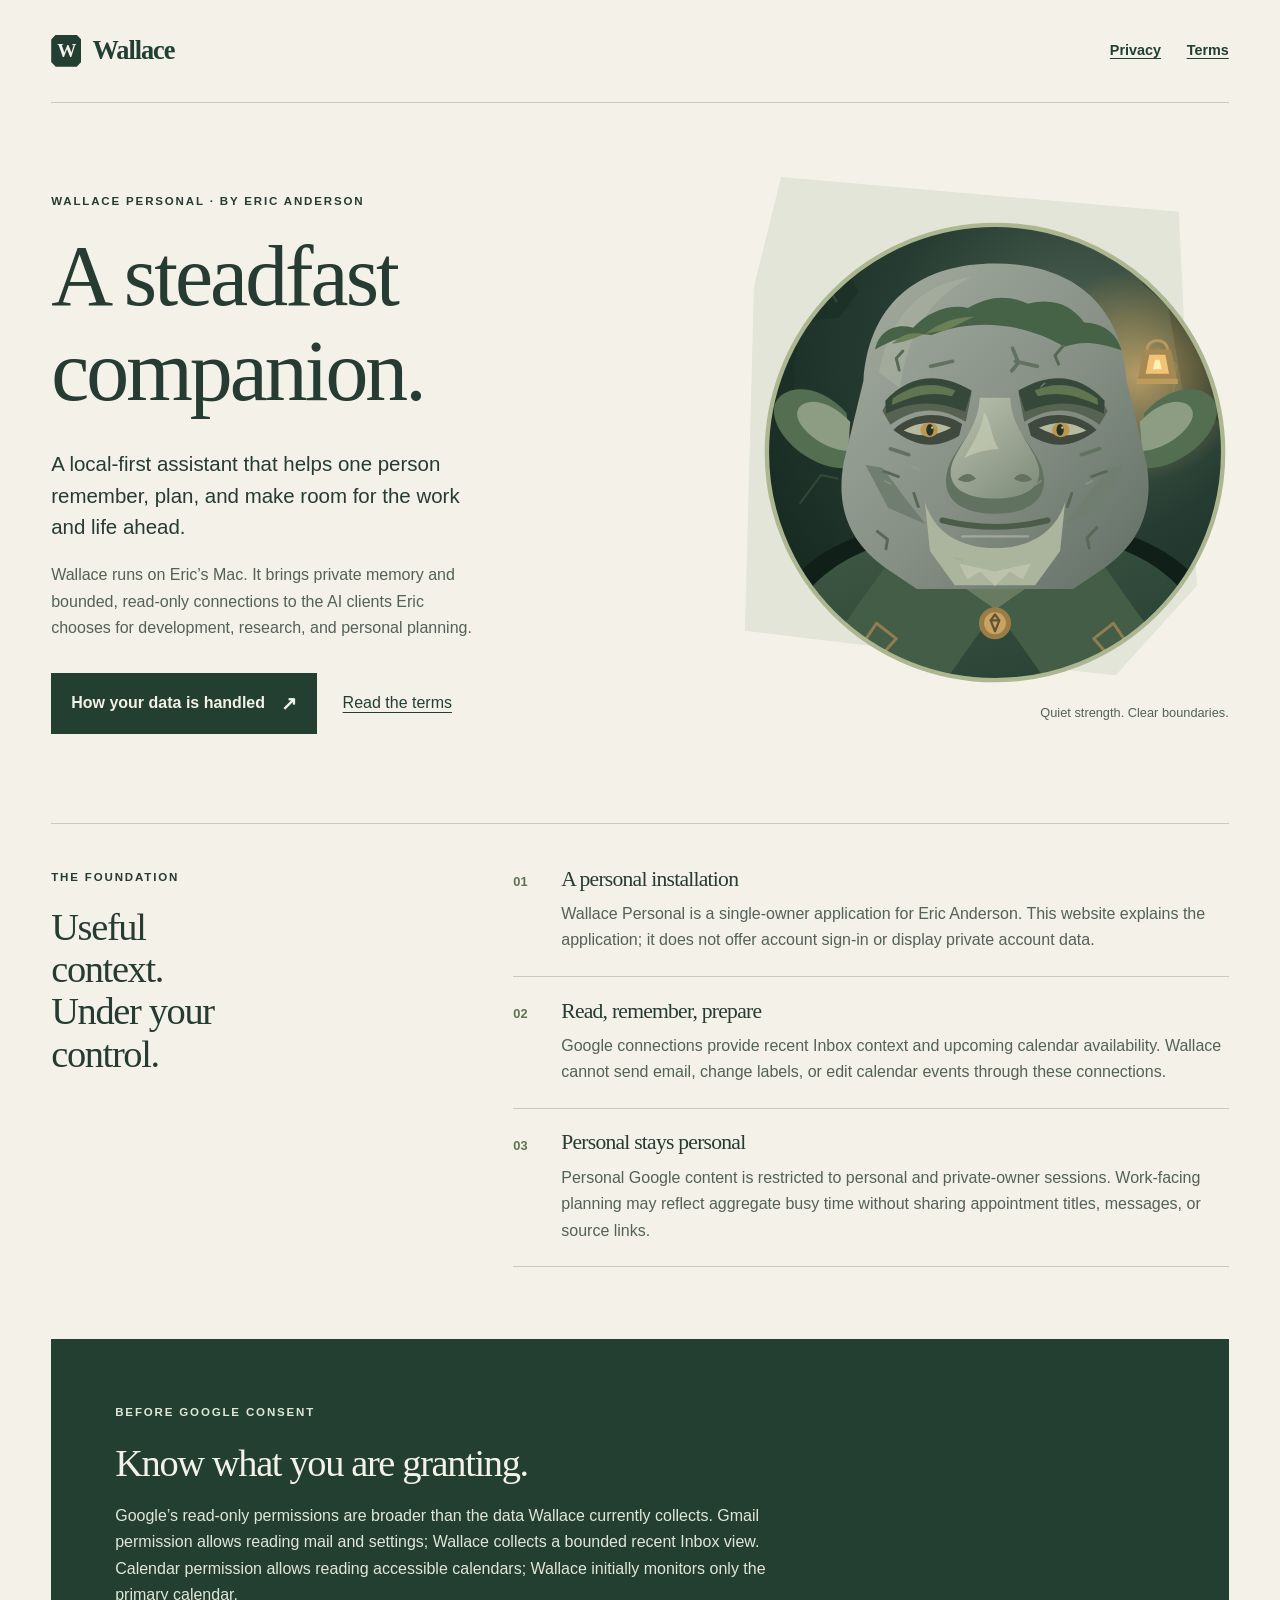
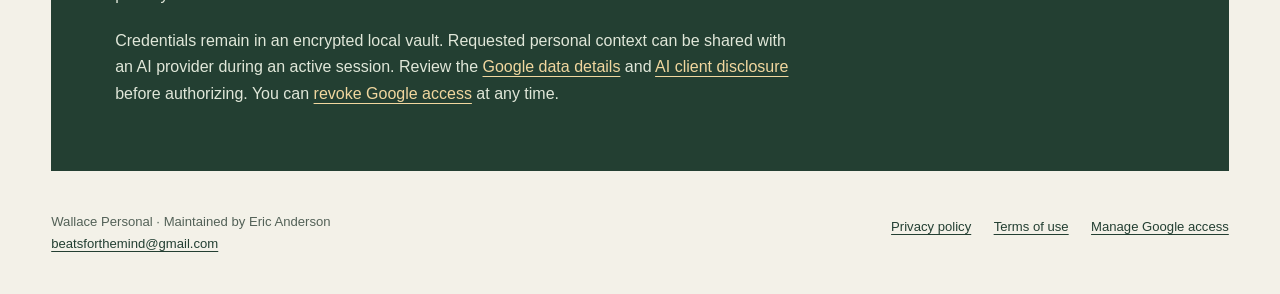
<file: index.html>
<!doctype html>
<html lang="en">
<head>
  <meta charset="utf-8">
  <meta name="viewport" content="width=device-width, initial-scale=1">
  <meta name="description" content="Wallace Personal is Eric Anderson’s local-first assistant for planning, development, and personal commitments. Learn about its read-only Google connections and privacy.">
  <meta name="theme-color" content="#233f32">
  <title>Wallace Personal — A steadfast companion</title>
  <link rel="stylesheet" href="styles.css">
  <link rel="icon" href="wallace.svg" type="image/svg+xml">
</head>
<body>
  <a class="skip-link" href="#main">Skip to content</a>
  <div class="shell">
    <header class="site-header">
      <a class="brand" href="index.html" aria-label="Wallace Personal home"><span class="brand-mark" aria-hidden="true">W</span>Wallace</a>
      <nav class="site-nav" aria-label="Main navigation"><a href="privacy.html">Privacy</a><a href="terms.html">Terms</a></nav>
    </header>
    <main id="main">
      <section class="hero" aria-labelledby="purpose">
        <div>
          <p class="eyebrow">Wallace Personal · By Eric Anderson</p>
          <h1 id="purpose">A steadfast companion.</h1>
          <p class="lead">A local-first assistant that helps one person remember, plan, and make room for the work and life ahead.</p>
          <p class="detail">Wallace runs on Eric’s Mac. It brings private memory and bounded, read-only connections to the AI clients Eric chooses for development, research, and personal planning.</p>
          <div class="hero-links"><a class="primary-link" href="privacy.html">How your data is handled <span aria-hidden="true">↗</span></a><a href="terms.html">Read the terms</a></div>
        </div>
        <figure class="portrait">
          <img src="wallace.svg" width="640" height="640" alt="Wallace, a weathered Scandinavian cave troll with a heavy mossy brow, amber eyes, and a calm expression.">
          <figcaption>Quiet strength. Clear boundaries.</figcaption>
        </figure>
      </section>
      <section class="principles" aria-labelledby="control">
        <div><p class="eyebrow">The foundation</p><h2 id="control">Useful context.<br>Under your control.</h2></div>
        <div>
          <div class="principle"><span class="principle-number" aria-hidden="true">01</span><div><h3>A personal installation</h3><p>Wallace Personal is a single-owner application for Eric Anderson. This website explains the application; it does not offer account sign-in or display private account data.</p></div></div>
          <div class="principle"><span class="principle-number" aria-hidden="true">02</span><div><h3>Read, remember, prepare</h3><p>Google connections provide recent Inbox context and upcoming calendar availability. Wallace cannot send email, change labels, or edit calendar events through these connections.</p></div></div>
          <div class="principle"><span class="principle-number" aria-hidden="true">03</span><div><h3>Personal stays personal</h3><p>Personal Google content is restricted to personal and private-owner sessions. Work-facing planning may reflect aggregate busy time without sharing appointment titles, messages, or source links.</p></div></div>
        </div>
      </section>
      <section class="permission-summary" aria-labelledby="google">
        <p class="eyebrow">Before Google consent</p>
        <h2 id="google">Know what you are granting.</h2>
        <p>Google’s read-only permissions are broader than the data Wallace currently collects. Gmail permission allows reading mail and settings; Wallace collects a bounded recent Inbox view. Calendar permission allows reading accessible calendars; Wallace initially monitors only the primary calendar.</p>
        <p>Credentials remain in an encrypted local vault. Requested personal context can be shared with an AI provider during an active session. Review the <a href="privacy.html#google-data">Google data details</a> and <a href="privacy.html#ai-clients">AI client disclosure</a> before authorizing. You can <a href="https://myaccount.google.com/connections">revoke Google access</a> at any time.</p>
      </section>
    </main>
    <footer class="site-footer">
      <p>Wallace Personal · Maintained by Eric Anderson<br><a href="mailto:beatsforthemind@gmail.com">beatsforthemind@gmail.com</a></p>
      <div class="footer-links"><a href="privacy.html">Privacy policy</a><a href="terms.html">Terms of use</a><a href="https://myaccount.google.com/connections">Manage Google access</a></div>
    </footer>
  </div>
</body>
</html>
</file>
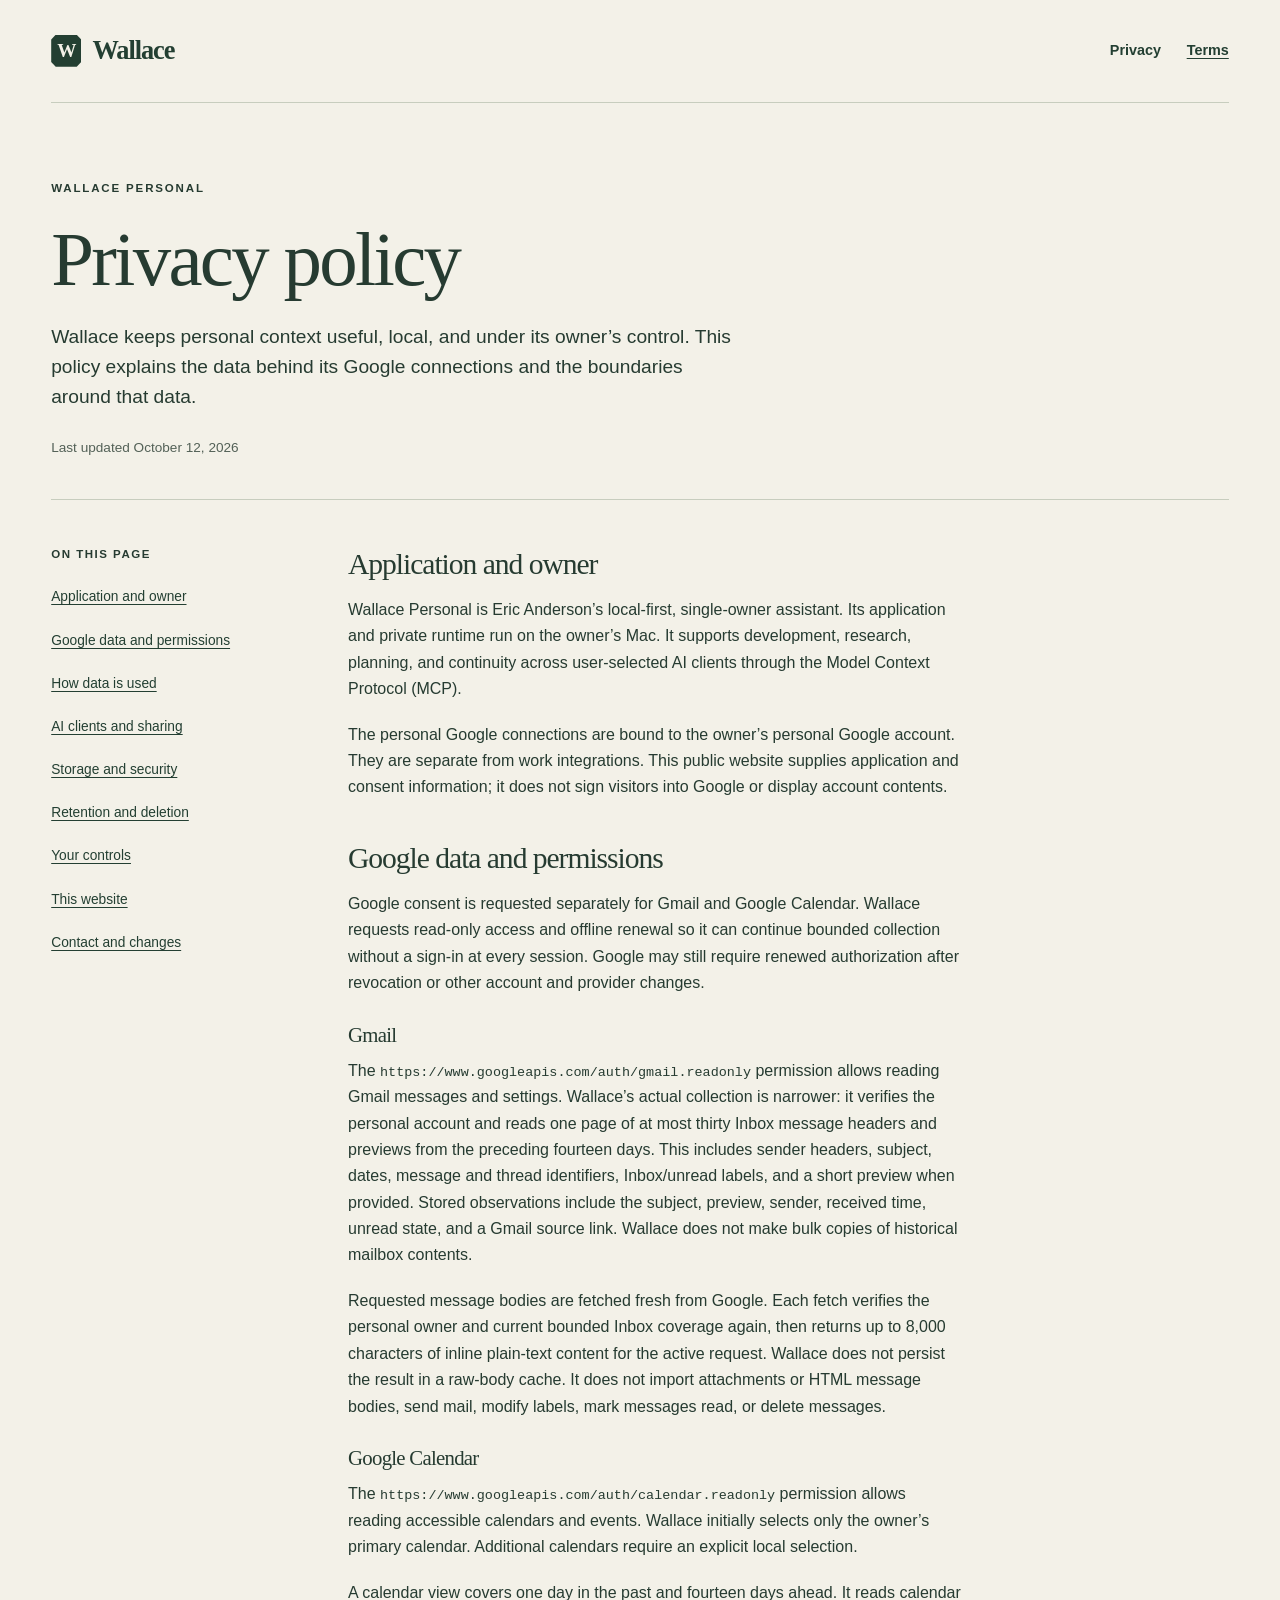
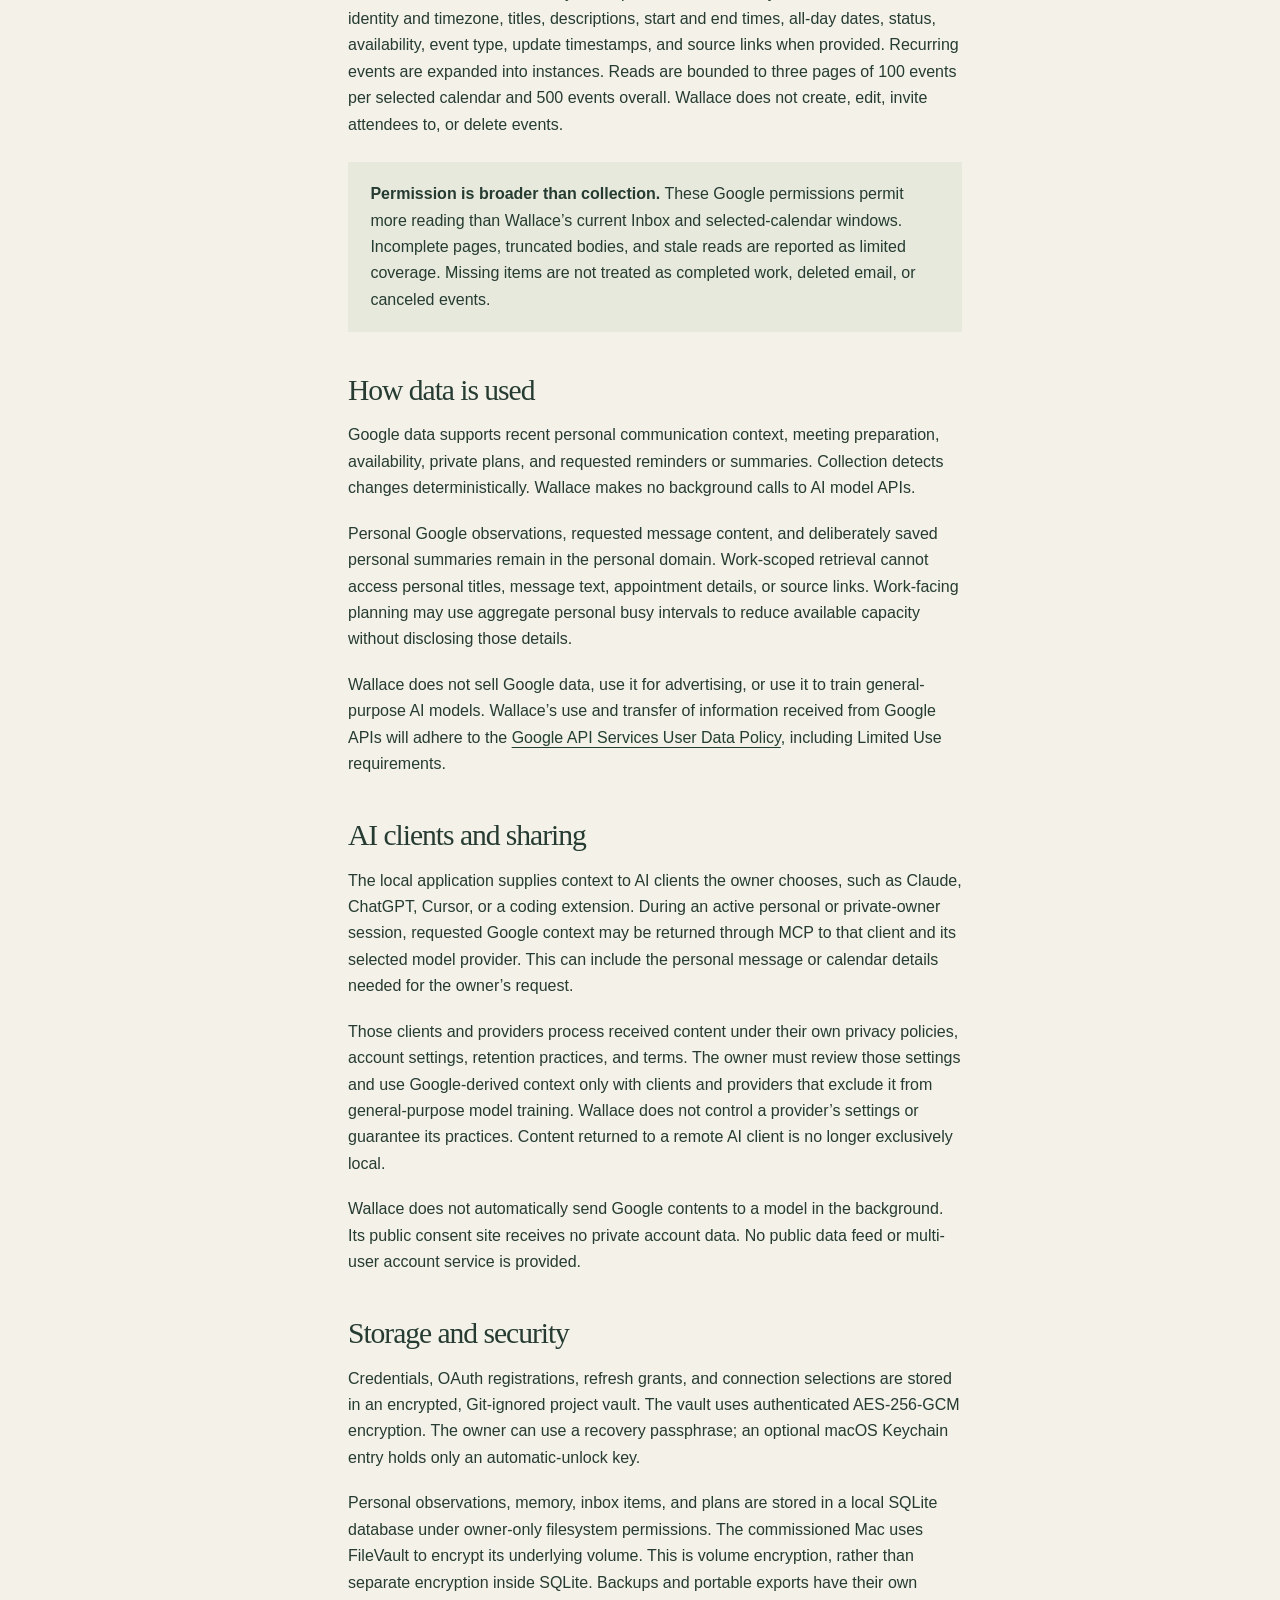
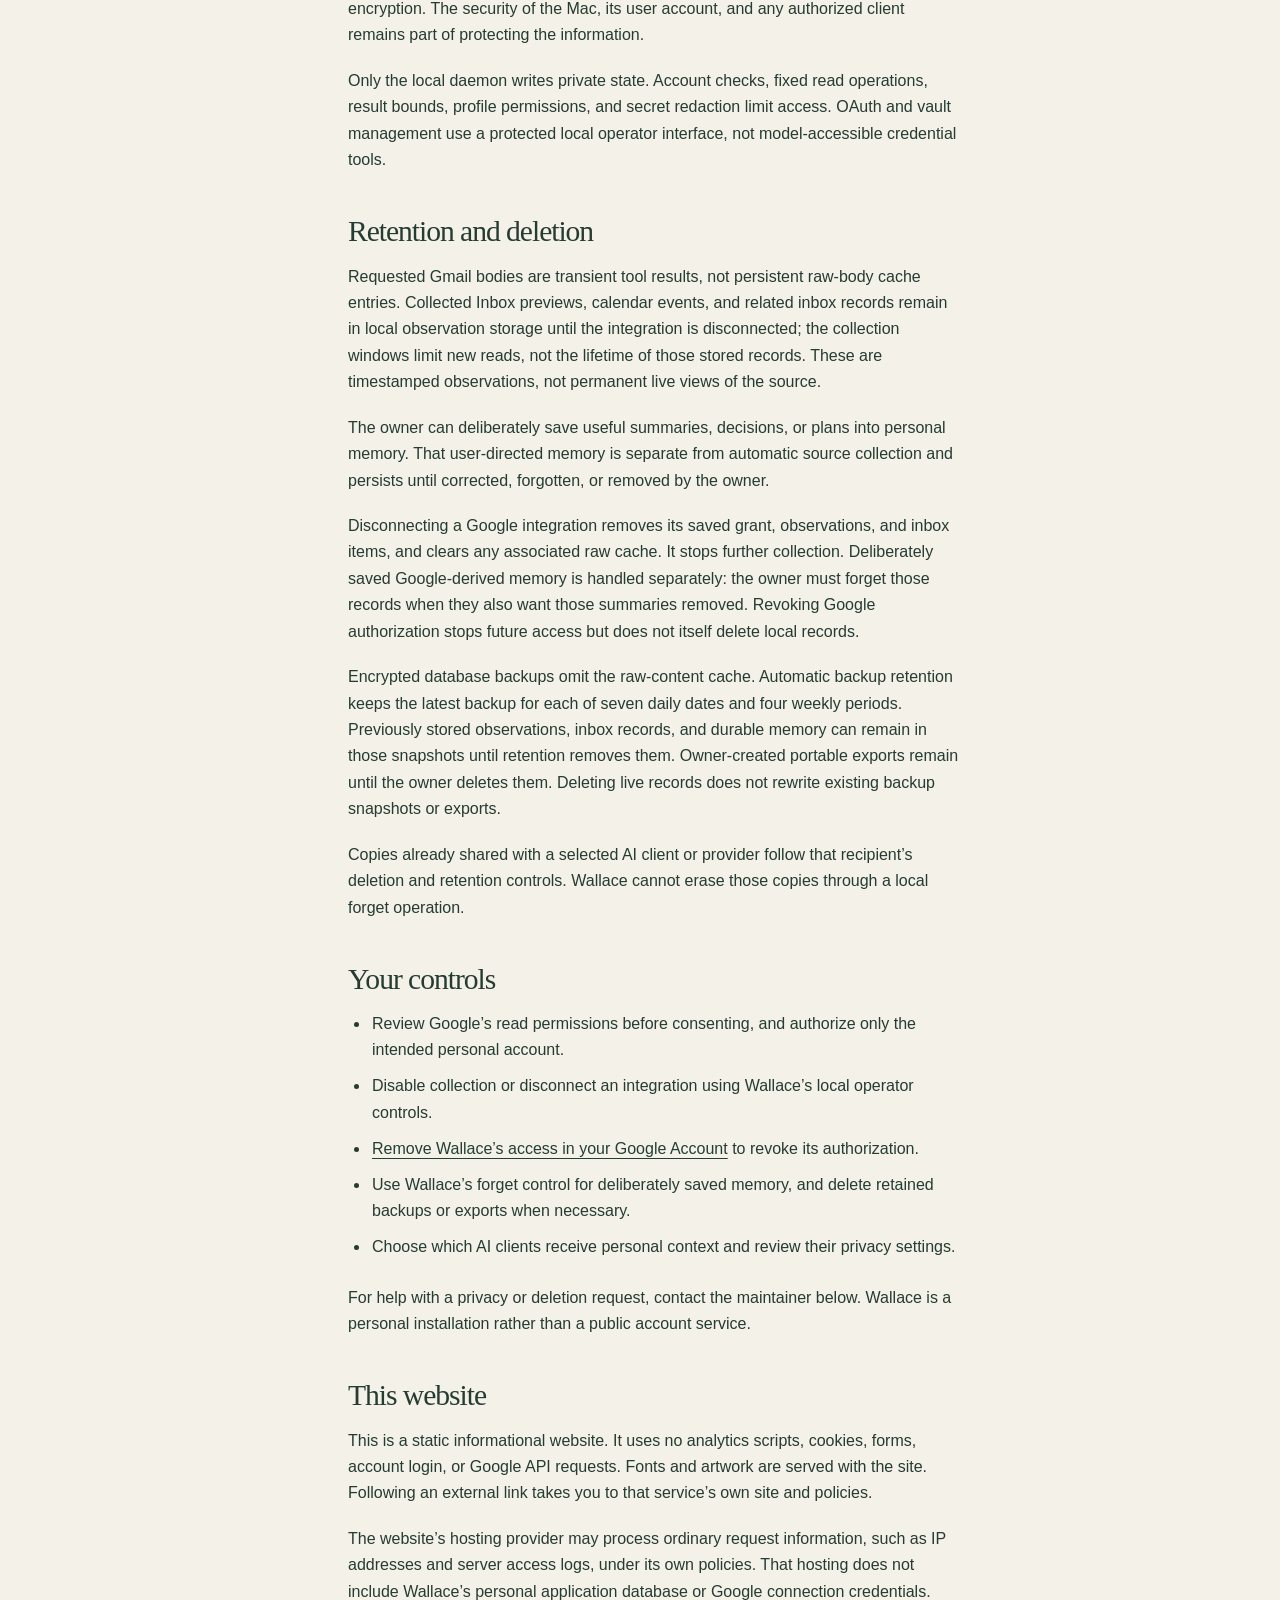
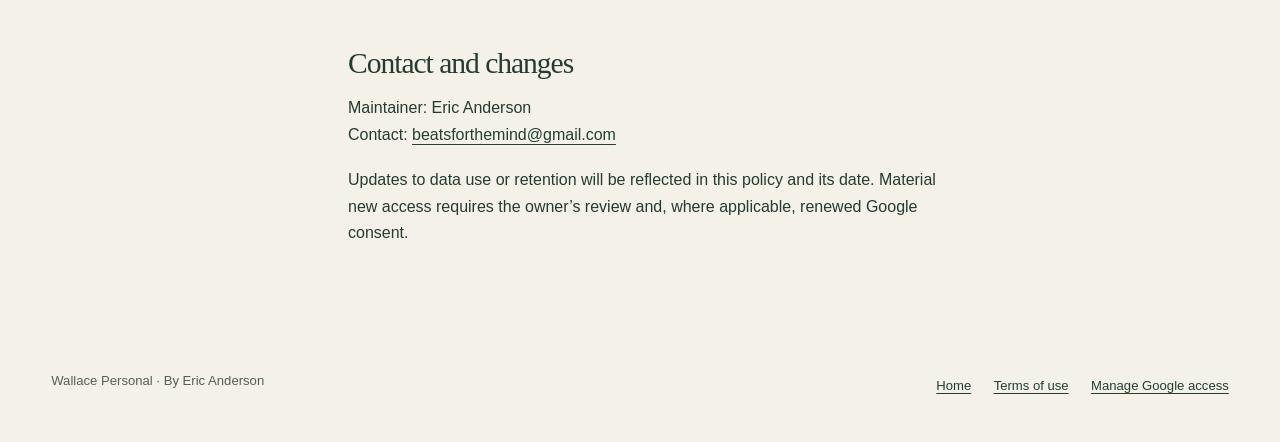
<file: privacy.html>
<!doctype html>
<html lang="en">
<head>
  <meta charset="utf-8">
  <meta name="viewport" content="width=device-width, initial-scale=1">
  <meta name="description" content="How Wallace Personal accesses, stores, uses, and removes Google account data, including read-only permissions and AI client disclosures.">
  <meta name="theme-color" content="#233f32">
  <title>Privacy policy — Wallace Personal</title>
  <link rel="stylesheet" href="styles.css">
  <link rel="icon" href="wallace.svg" type="image/svg+xml">
</head>
<body>
  <a class="skip-link" href="#main">Skip to content</a>
  <div class="shell">
    <header class="site-header">
      <a class="brand" href="index.html" aria-label="Wallace Personal home"><span class="brand-mark" aria-hidden="true">W</span>Wallace</a>
      <nav class="site-nav" aria-label="Main navigation"><a href="privacy.html" aria-current="page">Privacy</a><a href="terms.html">Terms</a></nav>
    </header>
    <main id="main">
      <header class="document-heading"><p class="eyebrow">Wallace Personal</p><h1>Privacy policy</h1><p class="lead">Wallace keeps personal context useful, local, and under its owner’s control. This policy explains the data behind its Google connections and the boundaries around that data.</p><p class="updated">Last updated October 12, 2026</p></header>
      <div class="document-layout">
        <nav class="contents" aria-label="On this page"><h2>On this page</h2><ol><li><a href="#scope">Application and owner</a></li><li><a href="#google-data">Google data and permissions</a></li><li><a href="#use">How data is used</a></li><li><a href="#ai-clients">AI clients and sharing</a></li><li><a href="#storage">Storage and security</a></li><li><a href="#retention">Retention and deletion</a></li><li><a href="#control">Your controls</a></li><li><a href="#website">This website</a></li><li><a href="#contact">Contact and changes</a></li></ol></nav>
        <article class="document">
          <section id="scope"><h2>Application and owner</h2><p>Wallace Personal is Eric Anderson’s local-first, single-owner assistant. Its application and private runtime run on the owner’s Mac. It supports development, research, planning, and continuity across user-selected AI clients through the Model Context Protocol (MCP).</p><p>The personal Google connections are bound to the owner’s personal Google account. They are separate from work integrations. This public website supplies application and consent information; it does not sign visitors into Google or display account contents.</p></section>
          <section id="google-data"><h2>Google data and permissions</h2><p>Google consent is requested separately for Gmail and Google Calendar. Wallace requests read-only access and offline renewal so it can continue bounded collection without a sign-in at every session. Google may still require renewed authorization after revocation or other account and provider changes.</p><h3>Gmail</h3><p>The <code>https://www.googleapis.com/auth/gmail.readonly</code> permission allows reading Gmail messages and settings. Wallace’s actual collection is narrower: it verifies the personal account and reads one page of at most thirty Inbox message headers and previews from the preceding fourteen days. This includes sender headers, subject, dates, message and thread identifiers, Inbox/unread labels, and a short preview when provided. Stored observations include the subject, preview, sender, received time, unread state, and a Gmail source link. Wallace does not make bulk copies of historical mailbox contents.</p><p>Requested message bodies are fetched fresh from Google. Each fetch verifies the personal owner and current bounded Inbox coverage again, then returns up to 8,000 characters of inline plain-text content for the active request. Wallace does not persist the result in a raw-body cache. It does not import attachments or HTML message bodies, send mail, modify labels, mark messages read, or delete messages.</p><h3>Google Calendar</h3><p>The <code>https://www.googleapis.com/auth/calendar.readonly</code> permission allows reading accessible calendars and events. Wallace initially selects only the owner’s primary calendar. Additional calendars require an explicit local selection.</p><p>A calendar view covers one day in the past and fourteen days ahead. It reads calendar identity and timezone, titles, descriptions, start and end times, all-day dates, status, availability, event type, update timestamps, and source links when provided. Recurring events are expanded into instances. Reads are bounded to three pages of 100 events per selected calendar and 500 events overall. Wallace does not create, edit, invite attendees to, or delete events.</p><div class="note"><p><strong>Permission is broader than collection.</strong> These Google permissions permit more reading than Wallace’s current Inbox and selected-calendar windows. Incomplete pages, truncated bodies, and stale reads are reported as limited coverage. Missing items are not treated as completed work, deleted email, or canceled events.</p></div></section>
          <section id="use"><h2>How data is used</h2><p>Google data supports recent personal communication context, meeting preparation, availability, private plans, and requested reminders or summaries. Collection detects changes deterministically. Wallace makes no background calls to AI model APIs.</p><p>Personal Google observations, requested message content, and deliberately saved personal summaries remain in the personal domain. Work-scoped retrieval cannot access personal titles, message text, appointment details, or source links. Work-facing planning may use aggregate personal busy intervals to reduce available capacity without disclosing those details.</p><p>Wallace does not sell Google data, use it for advertising, or use it to train general-purpose AI models. Wallace’s use and transfer of information received from Google APIs will adhere to the <a href="https://developers.google.com/terms/api-services-user-data-policy">Google API Services User Data Policy</a>, including Limited Use requirements.</p></section>
          <section id="ai-clients"><h2>AI clients and sharing</h2><p>The local application supplies context to AI clients the owner chooses, such as Claude, ChatGPT, Cursor, or a coding extension. During an active personal or private-owner session, requested Google context may be returned through MCP to that client and its selected model provider. This can include the personal message or calendar details needed for the owner’s request.</p><p>Those clients and providers process received content under their own privacy policies, account settings, retention practices, and terms. The owner must review those settings and use Google-derived context only with clients and providers that exclude it from general-purpose model training. Wallace does not control a provider’s settings or guarantee its practices. Content returned to a remote AI client is no longer exclusively local.</p><p>Wallace does not automatically send Google contents to a model in the background. Its public consent site receives no private account data. No public data feed or multi-user account service is provided.</p></section>
          <section id="storage"><h2>Storage and security</h2><p>Credentials, OAuth registrations, refresh grants, and connection selections are stored in an encrypted, Git-ignored project vault. The vault uses authenticated AES-256-GCM encryption. The owner can use a recovery passphrase; an optional macOS Keychain entry holds only an automatic-unlock key.</p><p>Personal observations, memory, inbox items, and plans are stored in a local SQLite database under owner-only filesystem permissions. The commissioned Mac uses FileVault to encrypt its underlying volume. This is volume encryption, rather than separate encryption inside SQLite. Backups and portable exports have their own encryption. The security of the Mac, its user account, and any authorized client remains part of protecting the information.</p><p>Only the local daemon writes private state. Account checks, fixed read operations, result bounds, profile permissions, and secret redaction limit access. OAuth and vault management use a protected local operator interface, not model-accessible credential tools.</p></section>
          <section id="retention"><h2>Retention and deletion</h2><p>Requested Gmail bodies are transient tool results, not persistent raw-body cache entries. Collected Inbox previews, calendar events, and related inbox records remain in local observation storage until the integration is disconnected; the collection windows limit new reads, not the lifetime of those stored records. These are timestamped observations, not permanent live views of the source.</p><p>The owner can deliberately save useful summaries, decisions, or plans into personal memory. That user-directed memory is separate from automatic source collection and persists until corrected, forgotten, or removed by the owner.</p><p>Disconnecting a Google integration removes its saved grant, observations, and inbox items, and clears any associated raw cache. It stops further collection. Deliberately saved Google-derived memory is handled separately: the owner must forget those records when they also want those summaries removed. Revoking Google authorization stops future access but does not itself delete local records.</p><p>Encrypted database backups omit the raw-content cache. Automatic backup retention keeps the latest backup for each of seven daily dates and four weekly periods. Previously stored observations, inbox records, and durable memory can remain in those snapshots until retention removes them. Owner-created portable exports remain until the owner deletes them. Deleting live records does not rewrite existing backup snapshots or exports.</p><p>Copies already shared with a selected AI client or provider follow that recipient’s deletion and retention controls. Wallace cannot erase those copies through a local forget operation.</p></section>
          <section id="control"><h2>Your controls</h2><ul><li>Review Google’s read permissions before consenting, and authorize only the intended personal account.</li><li>Disable collection or disconnect an integration using Wallace’s local operator controls.</li><li><a href="https://myaccount.google.com/connections">Remove Wallace’s access in your Google Account</a> to revoke its authorization.</li><li>Use Wallace’s forget control for deliberately saved memory, and delete retained backups or exports when necessary.</li><li>Choose which AI clients receive personal context and review their privacy settings.</li></ul><p>For help with a privacy or deletion request, contact the maintainer below. Wallace is a personal installation rather than a public account service.</p></section>
          <section id="website"><h2>This website</h2><p>This is a static informational website. It uses no analytics scripts, cookies, forms, account login, or Google API requests. Fonts and artwork are served with the site. Following an external link takes you to that service’s own site and policies.</p><p>The website’s hosting provider may process ordinary request information, such as IP addresses and server access logs, under its own policies. That hosting does not include Wallace’s personal application database or Google connection credentials.</p></section>
          <section id="contact"><h2>Contact and changes</h2><p>Maintainer: Eric Anderson<br>Contact: <a href="mailto:beatsforthemind@gmail.com">beatsforthemind@gmail.com</a></p><p>Updates to data use or retention will be reflected in this policy and its date. Material new access requires the owner’s review and, where applicable, renewed Google consent.</p></section>
        </article>
      </div>
    </main>
    <footer class="site-footer"><p>Wallace Personal · By Eric Anderson</p><div class="footer-links"><a href="index.html">Home</a><a href="terms.html">Terms of use</a><a href="https://myaccount.google.com/connections">Manage Google access</a></div></footer>
  </div>
</body>
</html>
</file>
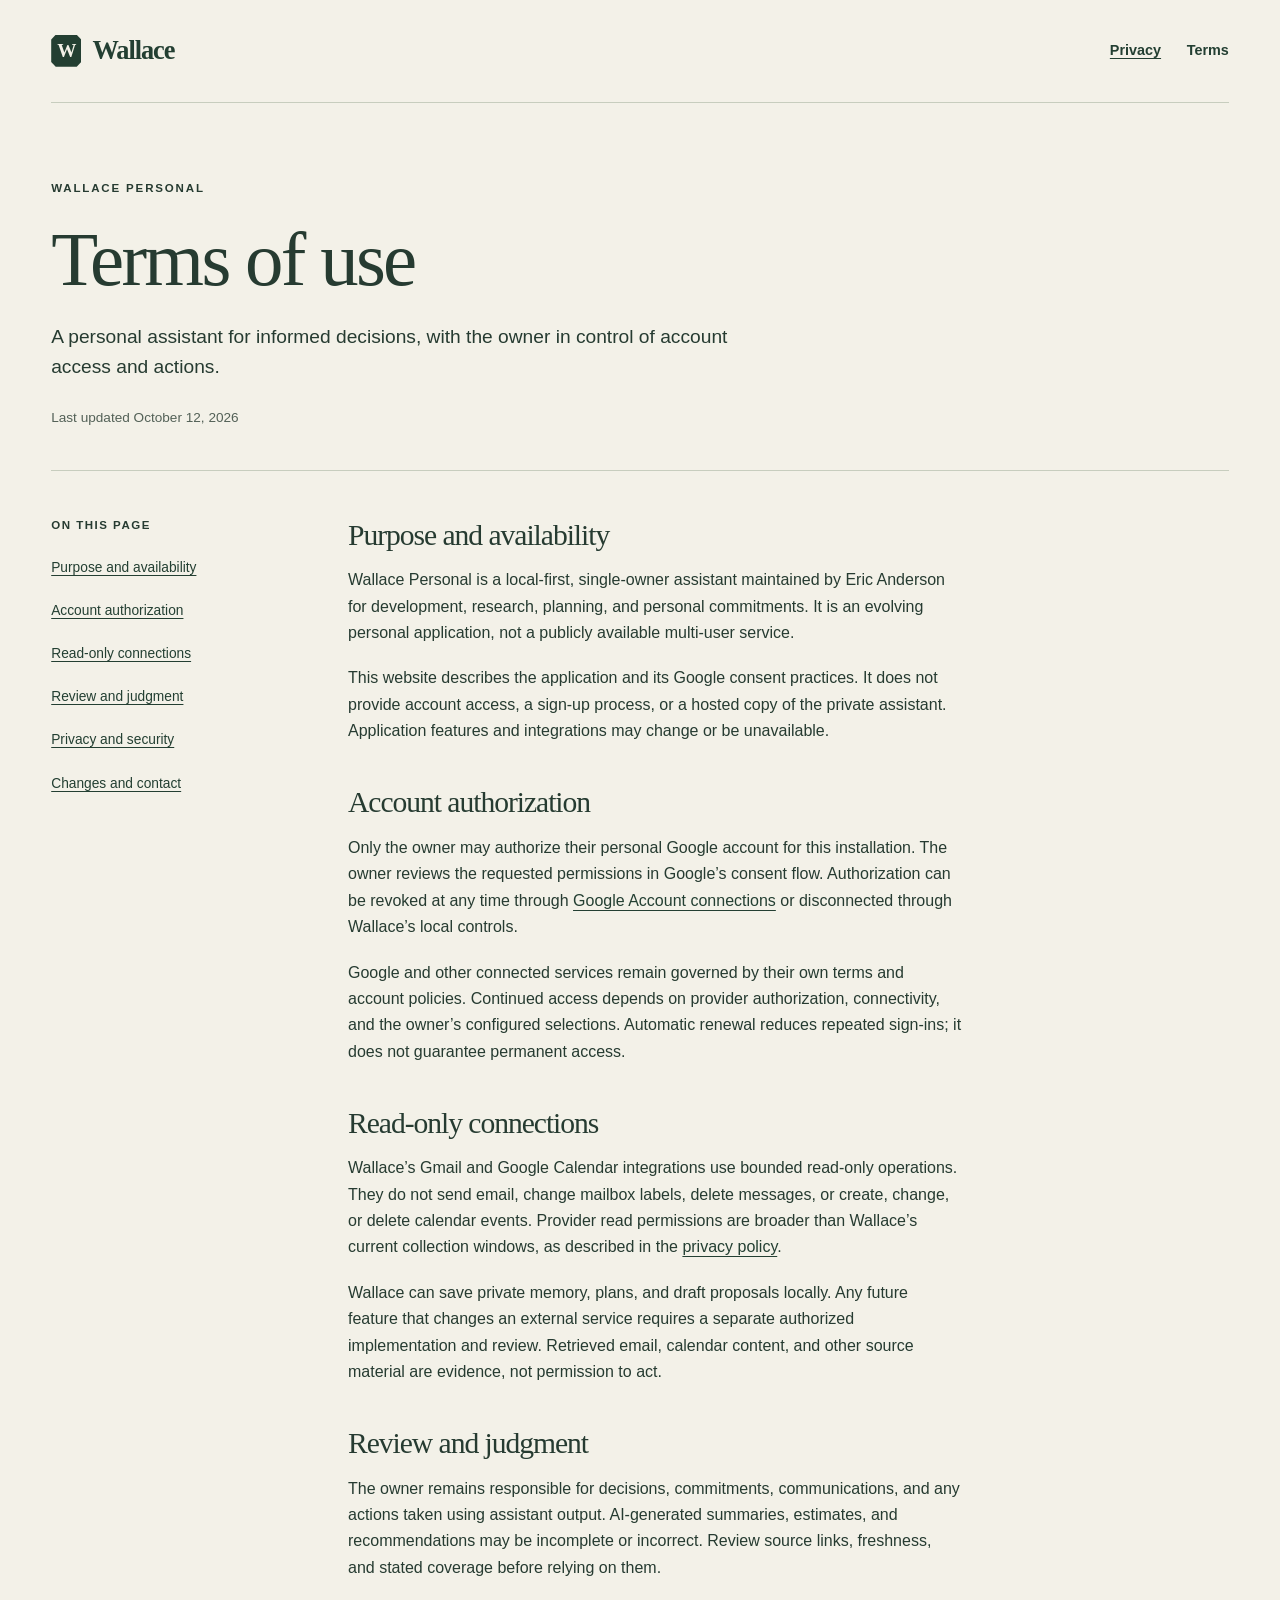
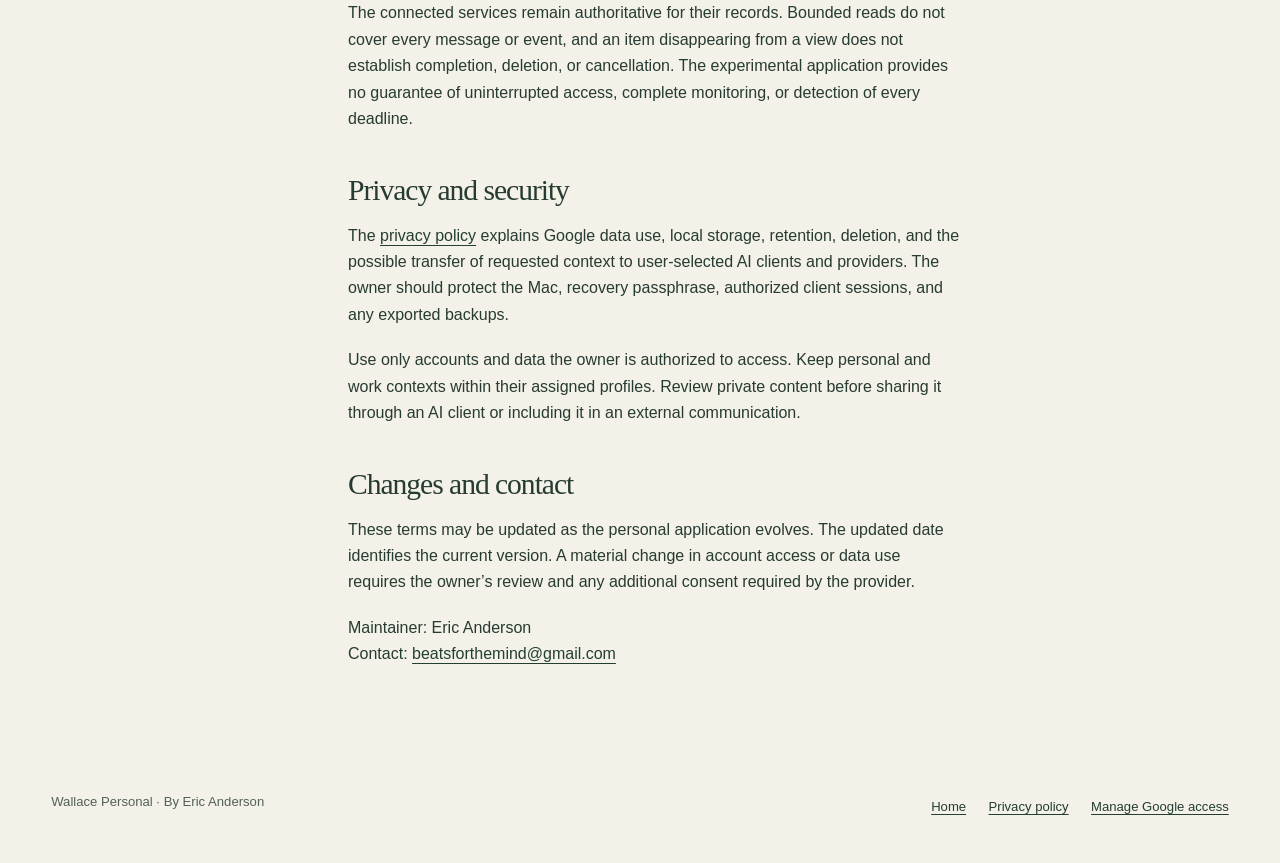
<file: terms.html>
<!doctype html>
<html lang="en">
<head>
  <meta charset="utf-8">
  <meta name="viewport" content="width=device-width, initial-scale=1">
  <meta name="description" content="Terms for Wallace Personal, Eric Anderson’s single-owner local assistant and its read-only Google connections.">
  <meta name="theme-color" content="#233f32">
  <title>Terms of use — Wallace Personal</title>
  <link rel="stylesheet" href="styles.css">
  <link rel="icon" href="wallace.svg" type="image/svg+xml">
</head>
<body>
  <a class="skip-link" href="#main">Skip to content</a>
  <div class="shell">
    <header class="site-header">
      <a class="brand" href="index.html" aria-label="Wallace Personal home"><span class="brand-mark" aria-hidden="true">W</span>Wallace</a>
      <nav class="site-nav" aria-label="Main navigation"><a href="privacy.html">Privacy</a><a href="terms.html" aria-current="page">Terms</a></nav>
    </header>
    <main id="main">
      <header class="document-heading"><p class="eyebrow">Wallace Personal</p><h1>Terms of use</h1><p class="lead">A personal assistant for informed decisions, with the owner in control of account access and actions.</p><p class="updated">Last updated October 12, 2026</p></header>
      <div class="document-layout">
        <nav class="contents" aria-label="On this page"><h2>On this page</h2><ol><li><a href="#purpose">Purpose and availability</a></li><li><a href="#authorization">Account authorization</a></li><li><a href="#reads">Read-only connections</a></li><li><a href="#judgment">Review and judgment</a></li><li><a href="#privacy">Privacy and security</a></li><li><a href="#changes">Changes and contact</a></li></ol></nav>
        <article class="document">
          <section id="purpose"><h2>Purpose and availability</h2><p>Wallace Personal is a local-first, single-owner assistant maintained by Eric Anderson for development, research, planning, and personal commitments. It is an evolving personal application, not a publicly available multi-user service.</p><p>This website describes the application and its Google consent practices. It does not provide account access, a sign-up process, or a hosted copy of the private assistant. Application features and integrations may change or be unavailable.</p></section>
          <section id="authorization"><h2>Account authorization</h2><p>Only the owner may authorize their personal Google account for this installation. The owner reviews the requested permissions in Google’s consent flow. Authorization can be revoked at any time through <a href="https://myaccount.google.com/connections">Google Account connections</a> or disconnected through Wallace’s local controls.</p><p>Google and other connected services remain governed by their own terms and account policies. Continued access depends on provider authorization, connectivity, and the owner’s configured selections. Automatic renewal reduces repeated sign-ins; it does not guarantee permanent access.</p></section>
          <section id="reads"><h2>Read-only connections</h2><p>Wallace’s Gmail and Google Calendar integrations use bounded read-only operations. They do not send email, change mailbox labels, delete messages, or create, change, or delete calendar events. Provider read permissions are broader than Wallace’s current collection windows, as described in the <a href="privacy.html#google-data">privacy policy</a>.</p><p>Wallace can save private memory, plans, and draft proposals locally. Any future feature that changes an external service requires a separate authorized implementation and review. Retrieved email, calendar content, and other source material are evidence, not permission to act.</p></section>
          <section id="judgment"><h2>Review and judgment</h2><p>The owner remains responsible for decisions, commitments, communications, and any actions taken using assistant output. AI-generated summaries, estimates, and recommendations may be incomplete or incorrect. Review source links, freshness, and stated coverage before relying on them.</p><p>The connected services remain authoritative for their records. Bounded reads do not cover every message or event, and an item disappearing from a view does not establish completion, deletion, or cancellation. The experimental application provides no guarantee of uninterrupted access, complete monitoring, or detection of every deadline.</p></section>
          <section id="privacy"><h2>Privacy and security</h2><p>The <a href="privacy.html">privacy policy</a> explains Google data use, local storage, retention, deletion, and the possible transfer of requested context to user-selected AI clients and providers. The owner should protect the Mac, recovery passphrase, authorized client sessions, and any exported backups.</p><p>Use only accounts and data the owner is authorized to access. Keep personal and work contexts within their assigned profiles. Review private content before sharing it through an AI client or including it in an external communication.</p></section>
          <section id="changes"><h2>Changes and contact</h2><p>These terms may be updated as the personal application evolves. The updated date identifies the current version. A material change in account access or data use requires the owner’s review and any additional consent required by the provider.</p><p>Maintainer: Eric Anderson<br>Contact: <a href="mailto:beatsforthemind@gmail.com">beatsforthemind@gmail.com</a></p></section>
        </article>
      </div>
    </main>
    <footer class="site-footer"><p>Wallace Personal · By Eric Anderson</p><div class="footer-links"><a href="index.html">Home</a><a href="privacy.html">Privacy policy</a><a href="https://myaccount.google.com/connections">Manage Google access</a></div></footer>
  </div>
</body>
</html>
</file>
<file: styles.css>
:root {
  color-scheme: light;
  --paper: #f3f1e8;
  --ink: #263b31;
  --muted: #536157;
  --forest: #233f32;
  --moss: #617254;
  --amber: #d4af68;
  --rule: #c7cdbe;
  --display: "Iowan Old Style", "Palatino Linotype", "Book Antiqua", Palatino, serif;
  --body: "Avenir Next", Avenir, "Gill Sans", "Trebuchet MS", sans-serif;
}

* { box-sizing: border-box; }
html { scroll-padding-top: 2rem; }
body { margin: 0; background: var(--paper); color: var(--ink); font-family: var(--body); font-size: 1rem; line-height: 1.65; }
a { color: var(--forest); text-decoration-thickness: 1px; text-underline-offset: .22em; }
a:hover { text-decoration-thickness: 2px; }
a:focus-visible { outline: 3px solid #986b2a; outline-offset: 5px; border-radius: 1px; }
::selection { background: #e1c893; color: #253b31; }
.skip-link { position: absolute; top: .8rem; left: 1rem; padding: .6rem 1rem; background: var(--paper); z-index: 5; transform: translateY(-180%); }
.skip-link:focus { transform: none; }
.shell { width: min(1180px, calc(100% - clamp(2rem, 8vw, 8rem))); margin-inline: auto; }
.site-header { display: flex; align-items: center; justify-content: space-between; gap: 1.5rem; padding-block: 1.8rem; border-bottom: 1px solid var(--rule); }
.brand { display: inline-flex; align-items: center; gap: .7rem; font-family: var(--display); font-size: 1.65rem; font-weight: 700; text-decoration: none; letter-spacing: -.04em; line-height: 1.1; }
.brand-mark { display: grid; place-items: center; width: 30px; height: 32px; color: var(--paper); background: var(--forest); font-size: 1.2rem; clip-path: polygon(15% 0, 85% 0, 100% 15%, 100% 85%, 85% 100%, 15% 100%, 0 85%, 0 15%); }
.site-nav { display: flex; flex-wrap: wrap; gap: .4rem 1.6rem; }
.site-nav a { display: inline-flex; align-items: center; min-height: 44px; font-size: .9rem; font-weight: 600; }
.site-nav [aria-current="page"] { text-decoration: none; }
.eyebrow { margin: 0 0 1.2rem; font-size: .72rem; font-weight: 700; letter-spacing: .16em; text-transform: uppercase; }
h1, h2, h3 { font-family: var(--display); font-weight: 500; line-height: 1.1; letter-spacing: -.035em; text-wrap: balance; }
p { margin: 0 0 1.2rem; }
.hero { display: grid; grid-template-columns: 1.15fr .85fr; align-items: center; gap: clamp(2rem, 6vw, 6rem); padding-block: clamp(3rem, 7vw, 7rem); }
.hero h1 { font-size: clamp(3.2rem, 6.7vw, 6rem); margin: 0 0 1.8rem; max-width: 9ch; }
.hero .lead { font-size: clamp(1.16rem, 1.6vw, 1.4rem); line-height: 1.55; max-width: 39ch; }
.hero .detail { color: var(--muted); max-width: 48ch; }
.hero-links { display: flex; flex-wrap: wrap; align-items: center; gap: .7rem 1.6rem; margin-top: 2rem; }
.primary-link { display: inline-flex; align-items: center; gap: 1rem; padding: .9rem 1.25rem; color: var(--paper); background: var(--forest); font-weight: 600; text-decoration: none; }
.primary-link:hover { background: #35503d; }
.primary-link span { font-size: 1.2rem; }
.portrait { position: relative; isolation: isolate; margin: 0; padding-top: 1rem; }
.portrait::before { content: ""; position: absolute; z-index: -1; inset: -1.6rem 2rem 3rem -1rem; background: #e2e5d8; clip-path: polygon(8% 0, 96% 7%, 100% 82%, 82% 100%, 0 91%, 2% 22%); }
.portrait img { display: block; width: 100%; height: auto; }
.portrait figcaption { margin-top: 1rem; color: var(--muted); font-size: .8rem; text-align: right; }
.principles { padding-block: 2.7rem 4.5rem; border-top: 1px solid var(--rule); display: grid; grid-template-columns: .7fr 1.3fr; gap: clamp(2rem, 6vw, 6rem); }
.principles h2 { margin: 0; font-size: clamp(1.9rem, 3vw, 2.6rem); max-width: 11ch; }
.principle { display: grid; grid-template-columns: 2rem 1fr; gap: 1rem; padding-block: 1.4rem; border-bottom: 1px solid var(--rule); }
.principle:first-child { padding-top: 0; }
.principle-number { color: var(--moss); font-size: .8rem; font-weight: 700; padding-top: .2rem; }
.principle h3 { font-size: 1.35rem; margin: 0 0 .6rem; }
.principle p { margin: 0; color: var(--muted); }
.permission-summary { padding: clamp(2rem, 5vw, 4rem); background: var(--forest); color: var(--paper); }
.permission-summary h2 { font-size: clamp(1.8rem, 3vw, 2.5rem); margin: 0 0 1.2rem; }
.permission-summary p { max-width: 76ch; color: #e0e7d9; }
.permission-summary a { color: #f1d79f; }
.permission-summary p:last-child { margin-bottom: 0; }
.site-footer { display: flex; align-items: start; justify-content: space-between; flex-wrap: wrap; gap: 1.2rem 3rem; padding-block: 2.5rem; font-size: .82rem; color: var(--muted); }
.site-footer p { margin: 0; }
.footer-links { display: flex; flex-wrap: wrap; gap: .8rem 1.4rem; }
.footer-links a { display: inline-flex; align-items: center; min-height: 32px; }
.document-heading { padding-block: clamp(2.7rem, 6vw, 5rem) 2.5rem; border-bottom: 1px solid var(--rule); }
.document-heading h1 { margin: 0 0 1.25rem; font-size: clamp(2.9rem, 6vw, 5rem); }
.document-heading .lead { max-width: 65ch; font-size: 1.2rem; line-height: 1.55; }
.updated { font-size: .85rem; color: var(--muted); margin: 1.6rem 0 0; }
.document-layout { display: grid; grid-template-columns: 220px minmax(0, 1fr); gap: clamp(2rem, 6vw, 6rem); padding-block: 3rem 4rem; }
.contents { align-self: start; position: sticky; top: 2rem; }
.contents h2 { font-family: var(--body); font-size: .72rem; letter-spacing: .13em; text-transform: uppercase; margin: 0 0 1rem; font-weight: 700; }
.contents ol { padding: 0; list-style: none; margin: 0; }
.contents li { margin: .2rem 0; }
.contents a { display: inline-flex; align-items: center; min-height: 40px; font-size: .86rem; line-height: 1.4; }
.document { max-width: 69ch; min-width: 0; }
.document section + section { margin-top: 2.6rem; }
.document h2 { margin: 0 0 1rem; font-size: 1.85rem; }
.document h3 { margin: 1.7rem 0 .7rem; font-size: 1.3rem; }
.document ul { padding-left: 1.35rem; margin: 0 0 1.5rem; }
.document li { margin-bottom: .6rem; padding-left: .15rem; }
.document strong { font-weight: 600; }
.document code { font-family: "SFMono-Regular", Consolas, monospace; font-size: .84em; overflow-wrap: anywhere; }
.note { padding: 1.2rem 1.4rem; background: #e6e9dc; margin: 1.5rem 0; }
.note p:last-child { margin: 0; }
.document a, .site-footer a { overflow-wrap: anywhere; }

@media (max-width: 800px) {
  .hero { grid-template-columns: 1fr .72fr; gap: 2rem; }
  .hero h1 { font-size: clamp(3.1rem, 8vw, 4.5rem); }
  .document-layout { grid-template-columns: 170px minmax(0, 1fr); gap: 2rem; }
}
@media (max-width: 620px) {
  .site-header { padding-block: 1rem; gap: .7rem; }
  .brand { font-size: 1.45rem; }
  .site-nav { gap: .7rem; }
  .site-nav a { font-size: .8rem; }
  .hero { grid-template-columns: 1fr; padding-block: 2.6rem 3.2rem; gap: 2.6rem; }
  .hero h1 { max-width: 12ch; font-size: clamp(3.1rem, 13vw, 4.9rem); }
  .hero .lead { font-size: 1.2rem; }
  .portrait { width: min(80%, 340px); margin-left: auto; }
  .portrait::before { inset: -1rem 1rem 2rem -1rem; }
  .principles { grid-template-columns: 1fr; gap: 2rem; padding-bottom: 3rem; }
  .principles h2 { max-width: none; }
  .permission-summary { margin-inline: calc(-1 * clamp(1rem, 4vw, 4rem)); }
  .document-layout { grid-template-columns: 1fr; gap: 2rem; padding-top: 2rem; }
  .contents { position: static; padding-bottom: 1.4rem; border-bottom: 1px solid var(--rule); }
  .contents ol { display: flex; flex-wrap: wrap; gap: .2rem 1.1rem; }
  .contents a { min-height: 44px; }
  .document h2 { font-size: 1.65rem; }
  .site-footer { padding-block: 2rem; }
}
@media (prefers-reduced-motion: reduce) {
  html { scroll-behavior: auto; }
}
</file>
